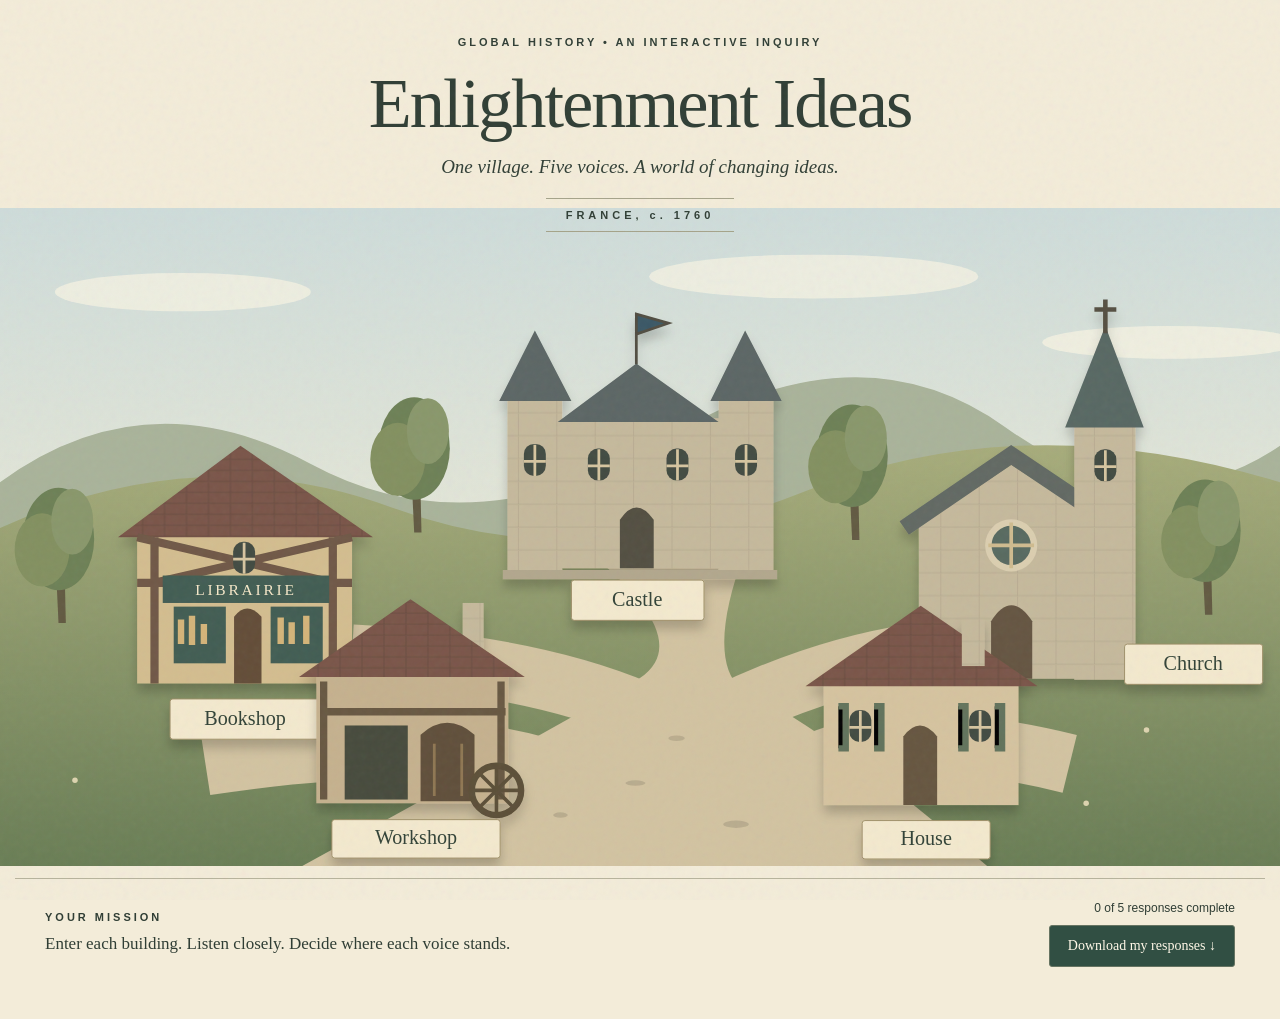
<file: index.html>
<!doctype html>
<html lang="en"><head><meta charset="utf-8"><meta name="viewport" content="width=device-width,initial-scale=1"><title>Enlightenment Ideas · A French Village</title><link rel="stylesheet" href="style.css"></head>
<body><main id="village"><header><span class="eyebrow">GLOBAL HISTORY • AN INTERACTIVE INQUIRY</span><h1>Enlightenment Ideas</h1><p>One village. Five voices. A world of changing ideas.</p><span class="date">FRANCE, c. 1760</span></header><section class="map" aria-label="Explore the five village buildings"><svg viewBox="0 0 1400 720" role="group" aria-label="An illustrated French village with a bookshop, castle, workshop, church, and house. No people are present."><defs><linearGradient id="sky" x2="0" y2="1"><stop stop-color="#cedcda"/><stop offset="1" stop-color="#faf0d4"/></linearGradient><linearGradient id="grass" x2="0" y2="1"><stop stop-color="#a7ac7b"/><stop offset="1" stop-color="#697d55"/></linearGradient><pattern id="stone" width="42" height="25" patternUnits="userSpaceOnUse"><rect width="42" height="25" fill="#c5b99c"/><path d="M0 24H42M21 0V24" stroke="#8d806c" stroke-opacity=".24"/></pattern><pattern id="tile" width="24" height="12" patternUnits="userSpaceOnUse"><rect width="24" height="12" fill="#7a5548"/><path d="M0 11H24M12 0V11" stroke="#342f2a" opacity=".25"/></pattern><filter id="shadow"><feDropShadow dx="0" dy="9" stdDeviation="6" flood-opacity=".2"/></filter><g id="tree"><path d="M0 0L-4-85H6L8 0" fill="#625a42"/><ellipse cy="-92" rx="39" ry="56" fill="#6d8056"/><ellipse cx="-18" cy="-80" rx="30" ry="40" fill="#839060"/><ellipse cx="15" cy="-111" rx="23" ry="36" fill="#89976b"/></g><g id="window"><rect width="24" height="35" rx="11" fill="#424b43"/><path d="M12 1V35M0 19H24" stroke="#d6c5a0" stroke-width="3"/></g></defs><rect width="1400" height="720" fill="url(#sky)"/><g class="clouds" fill="#fff8e7" opacity=".6"><ellipse cx="200" cy="92" rx="140" ry="21"/><ellipse cx="890" cy="75" rx="180" ry="24"/><ellipse cx="1280" cy="147" rx="140" ry="18"/></g><path d="M0 300Q160 183 340 280T730 251T1100 240T1400 260V500H0Z" fill="#a9b39a"/><path d="M0 350Q220 250 430 328T880 310T1400 300V720H0Z" fill="url(#grass)"/><path d="M630 365Q765 470 700 514Q640 550 330 720H1080Q895 562 810 526Q772 490 815 375" fill="#d2c3a1"/><path d="M385 488Q580 499 700 550M1000 487Q896 503 790 555M225 610Q465 573 594 612M1170 608Q1000 566 900 603" fill="none" stroke="#d2c3a1" stroke-width="65"/><g opacity=".4" fill="#958c73"><ellipse cx="695" cy="629" rx="11" ry="3"/><ellipse cx="740" cy="580" rx="9" ry="3"/><ellipse cx="805" cy="674" rx="14" ry="4"/><ellipse cx="613" cy="664" rx="8" ry="3"/></g><use href="#tree" x="64" y="454"/><use href="#tree" x="1318" y="445"/><use href="#tree" x="453" y="355"/><use href="#tree" x="932" y="363"/>
<!-- The five buildings are separate, keyboard-accessible destinations. -->
<g class="building" data-person="king" tabindex="0" role="button" aria-label="Enter the castle and meet the French King" filter="url(#shadow)"><rect x="579" y="230" width="235" height="164" fill="url(#stone)"/><rect x="555" y="210" width="60" height="195" fill="url(#stone)"/><rect x="786" y="210" width="60" height="195" fill="url(#stone)"/><path d="M546 211L585 134L625 211M777 211L815 134L855 211M610 234L696 170L786 234" fill="#5c6665"/><path d="M696 171V116L731 126L696 138" fill="#3b5866" stroke="#514e42" stroke-width="3"/><use href="#window" x="573" y="258"/><use href="#window" x="804" y="258"/><use href="#window" x="643" y="263"/><use href="#window" x="729" y="263"/><path d="M678 394V341Q696 314 715 341V394" fill="#524f42"/><path d="M550 401H850" stroke="#b2a78d" stroke-width="10"/><g class="label"><rect x="625" y="407" width="145" height="44" rx="3"/><text x="697" y="435">Castle</text></g></g>
<g class="building" data-person="marie" tabindex="0" role="button" aria-label="Enter the bookshop and meet Marie" filter="url(#shadow)"><rect x="150" y="354" width="235" height="166" fill="#d3bd8f"/><path d="M129 360L263 260L408 360Z" fill="url(#tile)"/><path d="M150 410H385M169 360V520M364 360V520M150 360L364 410M385 360L169 410" stroke="#6f5946" stroke-width="9"/><rect x="190" y="436" width="57" height="62" fill="#425d53"/><rect x="296" y="436" width="57" height="62" fill="#425d53"/><path d="M198 477V450M210 478V446M223 477V455M307 477V448M319 477V453M335 477V446" stroke="#d4b479" stroke-width="7"/><path d="M256 520V447Q270 429 286 447V520" fill="#634d38"/><use href="#window" x="255" y="365"/><rect x="178" y="402" width="182" height="30" fill="#425d53"/><text class="shop" x="269" y="423">LIBRAIRIE</text><g class="label"><rect x="186" y="537" width="165" height="44" rx="3"/><text x="268" y="565">Bookshop</text></g></g>
<g class="building" data-person="pierre" tabindex="0" role="button" aria-label="Enter the church and meet Father Pierre" filter="url(#shadow)"><path d="M1005 348L1106 281L1211 348V515H1005Z" fill="url(#stone)"/><path d="M989 350L1106 270L1225 350" fill="none" stroke="#626964" stroke-width="18"/><rect x="1175" y="239" width="67" height="277" fill="url(#stone)"/><path d="M1165 240L1209 129L1251 240Z" fill="#596764"/><path d="M1209 137V100M1197 111H1221" stroke="#554f42" stroke-width="5"/><use href="#window" x="1197" y="264"/><circle cx="1106" cy="369" r="25" fill="#596b61" stroke="#dbceb0" stroke-width="7"/><path d="M1106 344V394M1081 369H1131" stroke="#cfbb8f" stroke-width="4"/><path d="M1084 515V452Q1106 417 1129 452V515" fill="#655543"/><g class="label"><rect x="1230" y="477" width="151" height="44" rx="3"/><text x="1305" y="505">Church</text></g></g>
<g class="building" data-person="james" tabindex="0" role="button" aria-label="Enter the artisan workshop and meet James" filter="url(#shadow)"><rect x="346" y="508" width="210" height="143" fill="#c5b18e"/><rect x="506" y="432" width="23" height="67" fill="url(#stone)"/><path d="M327 513L449 428L574 513Z" fill="url(#tile)"/><path d="M354 518V647M548 518V647M350 551H553" stroke="#685843" stroke-width="8"/><rect x="377" y="566" width="69" height="81" fill="#474b3c"/><path d="M460 649V576Q489 550 519 576V649" fill="#61503a"/><path d="M475 586V643M505 586V643" stroke="#8f7752" stroke-width="3"/><circle cx="543" cy="637" r="27" fill="none" stroke="#5b5039" stroke-width="7"/><path d="M516 637H570M543 610V664M524 618L562 656M524 656L562 618" stroke="#5b5039" stroke-width="4"/><g class="label"><rect x="363" y="669" width="184" height="42" rx="3"/><text x="455" y="696">Workshop</text></g></g>
<g class="building" data-person="anne" tabindex="0" role="button" aria-label="Enter the house and meet Anne" filter="url(#shadow)"><rect x="901" y="517" width="213" height="136" fill="#d5c39f"/><path d="M881 523L1007 435L1135 523Z" fill="url(#tile)"/><rect x="1052" y="449" width="25" height="52" fill="url(#stone)"/><use href="#window" x="929" y="549"/><use href="#window" x="1060" y="549"/><path d="M988 653V578Q1006 554 1025 578V653" fill="#665640"/><path d="M917 545H925V591H917M956 545H964V591H956M1048 545H1056V591H1048M1088 545H1096V591H1088" stroke="#62735b" stroke-width="7"/><g class="label"><rect x="943" y="670" width="140" height="42" rx="3"/><text x="1013" y="697">House</text></g></g><g fill="#ddd3af"><circle cx="82" cy="626" r="3"/><circle cx="1188" cy="651" r="3"/><circle cx="1254" cy="571" r="3"/></g></svg></section><footer><div><span class="eyebrow">YOUR MISSION</span><p>Enter each building. Listen closely. Decide where each voice stands.</p></div><div class="progress"><span id="progress">0 of 5 responses complete</span><button id="download">Download my responses ↓</button></div></footer></main>
<section id="notebookView" hidden aria-label="Character notebook"><nav><button id="back" class="sign">← To village</button><span id="notebookCount"></span></nav><div class="book"><article class="page left"><span class="eyebrow">A VOICE FROM THE VILLAGE</span><h2 id="characterName"></h2><p id="location"></p><div class="videoWrap"><video id="video" controls playsinline preload="metadata"></video><p id="videoStatus" role="status"></p></div><h3>Listen for the ideas</h3><p>What does this person say about authority, reason, rights, religion, or society? Replay the video as needed.</p><p class="pageNumber">I · THE TESTIMONY</p></article><article class="page right"><span class="eyebrow">YOUR HISTORIAN’S NOTEBOOK</span><h2>Take a position.</h2><p>Is this person for or against the Enlightenment? Use evidence from the video to defend your interpretation.</p><fieldset><legend>This person is…</legend><label><input type="radio" name="position" value="For"> For the Enlightenment</label><label><input type="radio" name="position" value="Against"> Against the Enlightenment</label></fieldset><label class="fieldLabel" for="evidence">What did you hear?</label><p class="hint">Record a specific statement or example from the video.</p><textarea id="evidence" placeholder="One piece of evidence is…" rows="4"></textarea><label class="fieldLabel" for="reasoning">Defend your answer.</label><p class="hint">Explain how your evidence supports your position and connects to an Enlightenment idea.</p><textarea id="reasoning" placeholder="This shows that… because…" rows="6"></textarea><p id="saveStatus" role="status"></p><p class="hint">Saved in this browser on this device. Download your responses before leaving a shared computer.</p><button id="downloadPage">Download all my responses ↓</button><p class="pageNumber">II · YOUR INTERPRETATION</p></article></div></section><script src="app.js"></script></body></html>
</file>
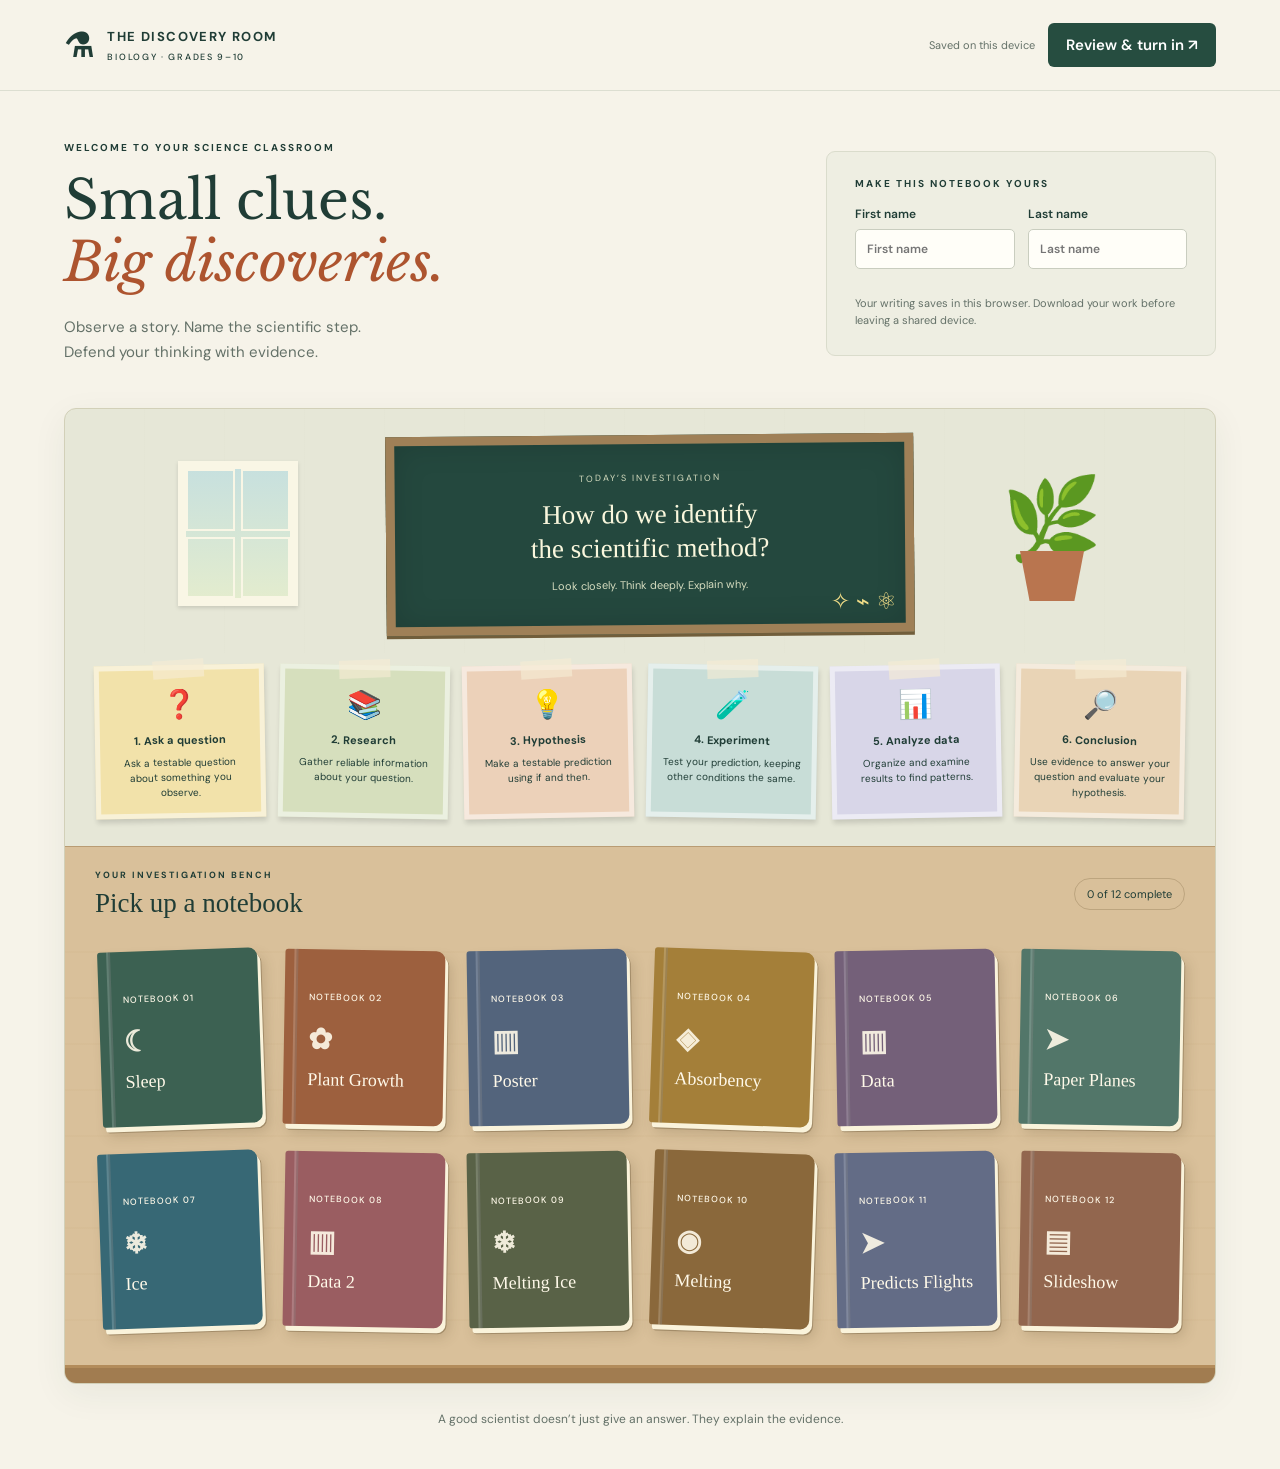
<file: scientific-method/index.html>
<!doctype html>
<html lang="en"><head><meta charset="utf-8"><meta name="viewport" content="width=device-width,initial-scale=1"><meta name="theme-color" content="#173c36"><title>The Discovery Room · Scientific Method</title><link rel="stylesheet" href="style.css"></head>
<body>
<header><a class="brand" href="#" id="home"><span class="brand-icon">⚗</span><span>THE DISCOVERY ROOM<small>BIOLOGY · GRADES 9–10</small></span></a><div class="header-actions"><span id="saveState" role="status">Saved on this device</span><button id="reviewBtn">Review & turn in ↗</button></div></header>
<main id="classroom">
<section class="intro"><div><p class="eyebrow">WELCOME TO YOUR SCIENCE CLASSROOM</p><h1>Small clues. <br><em>Big discoveries.</em></h1><p>Observe a story. Name the scientific step. <br>Defend your thinking with evidence.</p></div><form id="identity" class="identity"><p class="eyebrow">MAKE THIS NOTEBOOK YOURS</p><div class="name-row"><label>First name<input id="firstName" autocomplete="given-name" required placeholder="First name" maxlength="60"></label><label>Last name<input id="lastName" autocomplete="family-name" required placeholder="Last name" maxlength="60"></label></div><p class="fine">Your writing saves in this browser. Download your work before leaving a shared device.</p></form></section>
<section class="room" aria-label="Science classroom with scientific method posters and twelve notebooks"><div class="room-top"><div class="window" aria-hidden="true"><div></div><div></div><div></div><div></div></div><div class="chalkboard"><span class="chalk-mini">TODAY’S INVESTIGATION</span><h2>How do we identify<br>the scientific method?</h2><p>Look closely. Think deeply. Explain why.</p><span class="chalk-doodle" aria-hidden="true">✧ ⌁ ⚛</span></div><div class="plant" aria-hidden="true">🌿<span></span></div></div><div class="posters" id="posters" aria-label="Six scientific method reference posters"></div><div class="desk-heading"><div><p class="eyebrow">YOUR INVESTIGATION BENCH</p><h2>Pick up a notebook</h2></div><span id="progress">0 of 12 complete</span></div><div class="books" id="books"></div><div class="bench-edge" aria-hidden="true"></div></section><p class="classroom-foot">A good scientist doesn’t just give an answer. They explain the evidence.</p>
</main>
<dialog id="bookDialog" class="book-dialog"><div class="book-toolbar"><button id="closeBook" class="quiet">← Classroom</button><span id="bookCount"></span><span id="bookStatus" role="status"></span></div><div class="open-book"><section class="paper left-paper" tabindex="0" aria-label="Scene page, scroll for more"><p class="eyebrow" id="sceneNumber"></p><h2 id="bookTitle"></h2><div class="gif-frame"><img id="sceneGif" alt=""><button id="pauseGif" class="gif-control">Pause animation</button></div><h3>Look closely.</h3><p id="description" class="description"></p><p class="observation">What clue helps you identify the scientific step?</p></section><section class="paper right-paper" tabindex="0" aria-label="Response page, scroll for more"><p class="eyebrow">NAME THE STEP & DEFEND YOUR ANSWER</p><h2>Your thinking matters.</h2><p>Use a clue from the scene to explain how it fits the step you chose.</p><label class="answer-label" for="stepAnswer">Step:</label><input id="stepAnswer" maxlength="180" placeholder="Write the scientific method step…" autocomplete="off"><label class="answer-label" for="whyAnswer">Why?</label><p class="starter">I chose this step because…</p><textarea id="whyAnswer" maxlength="6000" placeholder="Use a specific clue and explain your reasoning."></textarea><p class="fine">A complete response names a step and defends it with evidence.</p><div class="book-navigation"><button id="prevBook" class="quiet">← Previous</button><button id="nextBook">Next notebook →</button></div></section></div><div class="step-strip" id="stepStrip" aria-label="Scientific method steps"></div></dialog>
<dialog id="reviewDialog" class="sheet-dialog"><div class="sheet-top"><div><p class="eyebrow">READY TO SHARE YOUR THINKING?</p><h2>Review & turn in</h2></div><button id="closeReview" class="quiet">Close ✕</button></div><p id="reviewSummary"></p><div id="reviewList"></div><div class="turnin"><button id="downloadWord">Download Word document ↓</button></div><p id="submitStatus" role="status" class="submission-status"></p><p class="fine">The Word document includes your name, date, and all 12 notebook responses.</p><details><summary>Using a shared device?</summary><p>After downloading your work, clear your saved work before the next student begins.</p><button id="clearWork" class="quiet">Clear my work from this device</button></details></dialog>
<script src="config.js"></script><script src="data.js"></script><script src="app.js"></script></body></html>
</file>
<file: style.css>
:root{color-scheme:light;--ink:#303e35;--paper:#f3ecd9;--green:#314f43}*{box-sizing:border-box}body{margin:0;background:var(--paper);color:var(--ink);font-family:Georgia,'Times New Roman',serif}body:before{content:'';position:fixed;inset:0;pointer-events:none;opacity:.14;background-image:url("data:image/svg+xml,%3Csvg viewBox='0 0 180 180' xmlns='http://www.w3.org/2000/svg'%3E%3Cfilter id='n'%3E%3CfeTurbulence type='fractalNoise' baseFrequency='.8' numOctaves='3' stitchTiles='stitch'/%3E%3C/filter%3E%3Crect width='100%25' height='100%25' opacity='.35' filter='url(%23n)'/%3E%3C/svg%3E");z-index:5}header{text-align:center;padding:32px 20px 0;position:relative;z-index:1}h1{font-weight:400;font-size:clamp(38px,5.5vw,76px);letter-spacing:-2px;margin:12px 0}header p{font-style:italic;font-size:19px;margin:10px 0 20px}.eyebrow,.date{font:11px/1.5 Arial,sans-serif;letter-spacing:3px;font-weight:600}.date{display:inline-block;border-top:1px solid #a5a38a;border-bottom:1px solid #a5a38a;padding:8px 20px;letter-spacing:4px}.map{max-width:1450px;margin:-24px auto 0}.map svg{width:100%;display:block}.building{cursor:pointer;outline:none;transform-box:fill-box;transform-origin:center;transition:filter .2s}.building:hover,.building:focus{filter:drop-shadow(0 0 9px #fff4b0) brightness(1.12)}.building:focus .label rect{stroke:#142e27;stroke-width:4}.label rect{fill:#f3e9ce;stroke:#9b8b64;stroke-width:1}.label text{fill:#334337;font-size:22px;text-anchor:middle;font-family:Georgia,serif}.shop{fill:#f5e7c8;font:17px Georgia;text-anchor:middle;letter-spacing:3px}.clouds{animation:drift 18s ease-in-out infinite alternate}@keyframes drift{to{transform:translateX(25px)}}footer{max-width:1250px;margin:12px auto 30px;padding:22px 30px;border-top:1px solid #b7b39c;display:flex;align-items:center;justify-content:space-between;gap:20px}footer p{font-size:17px;margin:8px 0}.progress{display:grid;gap:10px;font:12px Arial;text-align:right}button{cursor:pointer;border:1px solid #667462;background:var(--green);color:#fff8e8;padding:12px 18px;font:14px Georgia;border-radius:3px}button:focus-visible,input:focus-visible,textarea:focus-visible{outline:3px solid #a6772a;outline-offset:4px}#notebookView{min-height:100vh;padding:22px 4vw 50px;background:#536555}#notebookView nav{max-width:1300px;margin:0 auto 24px;display:flex;align-items:center;justify-content:space-between;color:#fff3d7;font-size:14px}.sign{background:#614932;border:3px double #bc9b64;box-shadow:2px 5px 0 #344234;transform:rotate(-2deg);font:italic 25px 'Snell Roundhand','Apple Chancery',cursive;padding:10px 28px}.book{max-width:1300px;margin:auto;display:grid;grid-template-columns:1fr 1fr;border:9px solid #634b33;border-radius:7px;box-shadow:0 20px 45px #24352e80}.page{padding:42px clamp(22px,4vw,58px) 22px;min-width:0;background:linear-gradient(90deg,#eee1bf,#f7efd9 15%,#f4e9cd 94%,#d7c69e);position:relative}.page.right{background:linear-gradient(90deg,#d1be96,#f5e8c8 6%,#f5ecd5 88%,#ebddba);border-left:1px solid #a08d66}.page h2{font-size:40px;font-weight:400;margin:14px 0}.page p{line-height:1.65}.page h3{font-size:21px;font-weight:400;border-top:1px solid #c7b692;padding-top:22px}.pageNumber{text-align:center;font:10px Arial!important;letter-spacing:2px;margin-top:32px}video{width:100%;max-height:460px;display:block;background:#202b25;border:6px solid #e2d0a8;box-shadow:0 3px 12px #695d4430}.videoWrap{margin:26px 0}#videoStatus{font:13px Arial}fieldset{border:1px solid #bcaa87;padding:17px;margin:25px 0}legend{font-style:italic;padding:0 8px}fieldset label{display:block;margin:10px 0;font-size:17px}input{accent-color:var(--green);margin-right:9px}.fieldLabel{display:block;font-size:21px;margin-top:26px}.hint{font:13px/1.6 Arial!important;color:#68634e}textarea{width:100%;resize:vertical;min-height:110px;background:repeating-linear-gradient(transparent,transparent 31px,#b7a78466 32px);border:1px solid #beae8c;border-radius:2px;padding:8px 12px;font:17px/32px Georgia;color:#303e35}#saveStatus{font:12px Arial;color:#42614b;min-height:16px}[hidden]{display:none!important}@media(min-width:1000px){.page{max-height:calc(100vh - 140px);overflow-y:auto;scrollbar-color:#a79571 #efe3c5}}@media(max-width:700px){header{padding-top:25px}header p{font-size:16px}.map{margin:5px 0;overflow-x:auto}.map svg{min-width:780px}footer{display:block;padding:20px}.progress{text-align:left;margin-top:20px;justify-items:start}.book{grid-template-columns:1fr}.page.right{border-top:1px solid #b4a17a;border-left:0}.page{padding:30px 23px}.page h2{font-size:32px}#notebookView{padding:20px 12px}.eyebrow{font-size:9px;letter-spacing:2px}}@media(prefers-reduced-motion:reduce){.clouds{animation:none}}

#notebookView:not([hidden]) .book{animation:openBook .55s ease-out}@keyframes openBook{from{opacity:0;transform:scale(.15) rotate(-3deg)}to{opacity:1;transform:scale(1) rotate(0)}}@media(prefers-reduced-motion:reduce){#notebookView:not([hidden]) .book{animation:none}}
</file>
<file: scientific-method/style.css>
@import url('https://fonts.googleapis.com/css2?family=DM+Sans:wght@400;500;600;700&family=Libre+Baskerville:ital,wght@0,400;0,700;1,400&display=swap');
:root{--ink:#203d36;--forest:#264d40;--cream:#f6f3e9;--rust:#ad542f;--muted:#647168}*{box-sizing:border-box}body{margin:0;background:var(--cream);color:var(--ink);font-family:'DM Sans',sans-serif;font-size:15px}button,input,textarea{font:inherit}button,a,input,textarea,summary{-webkit-tap-highlight-color:transparent}button{border:0;border-radius:6px;padding:12px 18px;background:var(--forest);color:white;cursor:pointer;font-weight:600}button:hover{filter:brightness(1.12)}button:disabled{opacity:.4;cursor:default}.quiet{background:transparent;color:var(--ink);border:1px solid #cdd1c4}button:focus-visible,a:focus-visible,summary:focus-visible{outline:3px solid #c66d33;outline-offset:4px}header{display:flex;align-items:center;justify-content:space-between;padding:23px 5%;border-bottom:1px solid #dcded1;gap:20px}.brand{display:flex;align-items:center;gap:12px;font-weight:700;font-size:13px;letter-spacing:1.4px;color:var(--ink);text-decoration:none}.brand-icon{font-size:33px}.brand small{display:block;margin-top:6px;font-size:9px;letter-spacing:1.7px;font-weight:500}.header-actions{display:flex;align-items:center;gap:13px}#saveState{font-size:11px;color:var(--muted)}main{max-width:1400px;margin:auto;padding:0 5%}.intro{display:flex;justify-content:space-between;gap:70px;align-items:center;padding:50px 0 42px}.eyebrow{font-size:10px;font-weight:700;letter-spacing:2px;margin:0 0 16px}h1{font-family:'Libre Baskerville',Georgia,serif;font-size:clamp(36px,4.2vw,58px);font-weight:400;line-height:1.16;margin:0 0 20px}h1 em{color:var(--rust)}.intro>div>p:last-child{line-height:1.7;color:var(--muted);margin:0}.identity{width:390px;padding:25px 28px;background:#eeeee2;border:1px solid #dadccc;border-radius:9px}.name-row{display:flex;gap:13px}.name-row>label{width:50%}label{display:block;font-size:12px;font-weight:600}input,textarea{width:100%;display:block;border:1px solid #c9cdbf;border-radius:5px;background:#fffef8;padding:11px;margin-top:7px;margin-bottom:15px;color:#233d35}input:focus,textarea:focus{outline:2px solid #8caa83;outline-offset:1px}.fine{font-size:11px;line-height:1.6;color:var(--muted);margin-bottom:0}.room{border:1px solid #d2d0b8;border-radius:12px;overflow:hidden;background:#e6e7d7;box-shadow:0 10px 35px #203d3610}.room-top{position:relative;display:flex;justify-content:center;align-items:center;gap:8%;padding:26px 25px 20px;background:repeating-linear-gradient(90deg,transparent 0,transparent 79px,#66744b06 80px)}.chalkboard{position:relative;background:#24483e;color:#faf7dd;border:9px solid #9f8057;box-shadow:0 3px 0 #715e3b,inset 0 0 30px #0002;padding:22px 44px;text-align:center;min-width:48%;transform:rotate(-.5deg)}.chalk-mini{font-size:9px;letter-spacing:2px;color:#d5dcbf}.chalkboard h2{font-family:Georgia,serif;font-size:27px;font-weight:400;line-height:1.25;margin:12px}.chalkboard p{font-size:11px;color:#d5dcbf}.chalk-doodle{position:absolute;right:9px;bottom:7px;font-size:23px;color:#f0dc87}.window{width:120px;height:145px;border:8px solid #f9f6e5;box-shadow:0 2px 4px #0002;background:linear-gradient(#c7e0de,#e3ecce);display:grid;grid-template-columns:1fr 1fr;gap:6px}.window div{border:2px solid #f9f6e5}.plant{font-size:80px;position:relative}.plant span{display:block;width:64px;height:50px;background:#b9754f;clip-path:polygon(0 0,100% 0,85% 100%,15% 100%);margin:-20px auto 0}.posters{display:grid;grid-template-columns:repeat(6,1fr);gap:14px;padding:12px 30px 28px}.poster{position:relative;background:var(--poster);padding:16px 10px 13px;text-align:center;box-shadow:1px 4px 5px #0002;transform:rotate(var(--tilt));border:5px solid #fff8}.poster:before{content:'';position:absolute;top:-10px;left:34%;height:18px;width:32%;background:#f7eed49c;transform:rotate(-3deg)}.poster .illustration{display:block;font-size:28px;height:39px}.poster h3{font-size:11px;margin:8px 0}.poster p{font-size:10px;line-height:1.5;margin:0}.desk-heading{padding:22px 30px 16px;display:flex;justify-content:space-between;align-items:center;background:#d9c09a;border-top:1px solid #b99c73}.desk-heading .eyebrow{font-size:9px;margin-bottom:7px}.desk-heading h2{font-family:Georgia,serif;font-size:27px;font-weight:400;margin:0}.desk-heading>span{font-size:11px;border:1px solid #917c5666;border-radius:30px;padding:8px 12px}.books{display:grid;grid-template-columns:repeat(6,1fr);gap:27px 24px;padding:15px 35px 38px;background:repeating-linear-gradient(0deg,#d9c09a 0px,#d9c09a 44px,#d5bb93 45px,#d9c09a 46px)}.notebook{position:relative;min-height:175px;border-radius:3px 9px 9px 3px;background:var(--cover);padding:20px 14px 18px 24px;box-shadow:3px 5px 0 #faf3db,4px 6px 0 #a38c69,6px 9px 13px #59432835;transform:rotate(var(--tilt));transition:transform .2s,box-shadow .2s;text-align:left;color:#fff9e9}.notebook:hover{transform:translateY(-7px) rotate(0);filter:none;box-shadow:3px 6px 0 #faf3db,4px 7px 0 #a38c69,7px 15px 14px #59432840}.notebook:before{content:'';position:absolute;left:9px;top:0;bottom:0;width:2px;background:#ffffff30;border-right:2px solid #0002}.notebook small{font-size:9px;letter-spacing:1px;font-weight:500}.notebook .book-symbol{display:block;font-size:29px;margin:15px 0 12px;opacity:.9}.notebook strong{font-family:Georgia,serif;display:block;font-size:18px;line-height:1.1;font-weight:400}.notebook .complete{position:absolute;right:9px;top:9px;background:#f3ebd9;color:#264d40;border-radius:50%;width:18px;height:18px;text-align:center}.bench-edge{height:18px;background:#a17c50;border-top:3px solid #b38c5b}.classroom-foot{text-align:center;color:var(--muted);font-size:12px;padding:15px 0 30px}dialog{color:var(--ink);border:0;border-radius:10px;padding:0;max-height:94dvh;box-shadow:0 30px 100px #0005}dialog::backdrop{background:#142d29ba;backdrop-filter:blur(5px)}.book-dialog{width:min(1120px,96vw);background:#ded0b4}.book-toolbar{display:flex;align-items:center;justify-content:space-between;padding:12px 20px;font-size:11px}.book-toolbar button{font-size:12px}.open-book{display:grid;grid-template-columns:1fr 1fr;padding:0 14px;gap:0}.paper{padding:28px 34px;background:repeating-linear-gradient(#fffdf1 0,#fffdf1 30px,#ced5d8 31px,#fffdf1 32px);background-position:0 20px;min-width:0}.left-paper{border-radius:8px 0 0 8px;box-shadow:inset -14px 0 19px -15px #0006}.right-paper{border-radius:0 8px 8px 0;box-shadow:inset 14px 0 19px -15px #0006;border-left:1px solid #c7b997}.paper h2{font-family:Georgia,serif;font-size:29px;font-weight:400;margin:0 0 20px}.paper .eyebrow{font-size:9px;line-height:1.5}.gif-frame{position:relative;margin-bottom:20px}.gif-frame img{width:100%;max-height:290px;aspect-ratio:1;object-fit:contain;display:block;border-radius:5px;background:#e2d9b9}.gif-control{position:absolute;bottom:7px;right:7px;padding:6px 9px;font-size:10px;background:#173c36e8}.paper h3{font-size:13px}.description{font-family:Georgia,serif;font-size:18px;line-height:1.7}.observation{font-size:12px;font-style:italic;color:var(--muted)}.right-paper>p{line-height:1.6;font-size:13px}.answer-label{margin:28px 0 8px;font-family:Georgia,serif;font-size:21px}.right-paper input{background:#fffdf1b8}.right-paper textarea{min-height:220px;resize:vertical;line-height:32px;padding:0 8px;background:transparent;border:0;border-bottom:1px solid #98a69b;border-radius:0;margin:0}.right-paper .starter{font-style:italic;font-family:Georgia,serif;margin-bottom:4px}.book-navigation{display:flex;justify-content:space-between;gap:10px;margin-top:24px}.book-navigation button{font-size:12px;padding:10px}.step-strip{display:flex;justify-content:center;gap:8px;padding:18px 12px;flex-wrap:wrap}.step-strip span{background:#f4eddb;padding:8px 10px;border-radius:4px;font-size:10px}.sheet-dialog{width:min(760px,94vw);background:#fcfaf0;padding:30px}.sheet-top{display:flex;justify-content:space-between;align-items:center;gap:15px}.sheet-top h2{font-family:Georgia,serif;font-weight:400;margin-top:0}.sheet-dialog label{margin:20px 0}.sheet-dialog textarea{min-height:110px;resize:vertical;line-height:1.8}.sheet-dialog p{line-height:1.7}.review-row{display:flex;justify-content:space-between;padding:11px 0;border-bottom:1px solid #dedfcf;gap:15px;align-items:center}.review-row button{padding:6px 10px;font-size:11px}.review-row small{color:#6c715f}.turnin{display:flex;flex-wrap:wrap;gap:12px;margin-top:25px}.submission-status{padding:12px;background:#e9eadc;border-radius:5px}.submission-status:empty{display:none}details{margin-top:25px;font-size:12px}summary{cursor:pointer}body:has(dialog[open]){overflow:hidden}@media(min-width:1500px){.notebook{min-height:195px}}@media(max-width:950px){.posters{gap:9px;padding-left:16px;padding-right:16px}.books{gap:22px 16px;padding:16px 22px 32px}.notebook{min-height:160px;padding-left:20px;padding-right:8px}.notebook strong{font-size:16px}.intro{gap:25px}.header-actions #saveState{display:none}.window{width:90px;height:120px}.plant{font-size:60px}.chalkboard{padding:15px}.poster p{font-size:9px}.open-book .paper{padding:25px}.right-paper textarea{min-height:170px}}@media(max-width:650px){header{padding:16px 5%;align-items:start}.brand{font-size:10px;letter-spacing:1px}.brand small{font-size:7px;letter-spacing:.5px}.brand-icon{display:none}.header-actions{gap:7px}.header-actions button{font-size:10px;padding:9px}main{padding:0 4%}.intro{display:block;padding:28px 0}.intro>div>p:last-child br{display:none}.identity{width:100%;margin-top:25px;padding:20px}.intro h1 br{display:none}.intro h1{font-size:37px}.room-top{padding:20px 10px;gap:10px}.window{width:45px;height:100px;border-width:4px;gap:2px}.plant{font-size:36px}.plant span{width:32px;height:28px;margin-top:-10px}.chalkboard{border-width:6px;flex:1;padding:10px 4px}.chalkboard h2{font-size:21px;margin:10px 0}.chalkboard p{font-size:9px}.chalk-mini{font-size:7px}.chalk-doodle{display:none}.posters{grid-template-columns:repeat(3,1fr);gap:20px 12px;padding:15px 20px 25px}.poster p{font-size:10px}.books{grid-template-columns:repeat(3,1fr);gap:25px 19px;padding:18px 22px 30px}.notebook{min-height:158px}.desk-heading{padding:22px 18px 14px}.desk-heading h2{font-size:23px}.desk-heading>span{font-size:9px}.open-book{display:block;padding:0 10px}.paper{border-radius:5px!important}.right-paper{border-left:0;border-top:2px solid #c7b997}.book-toolbar{padding:10px;font-size:10px;gap:8px}.book-dialog{max-height:96dvh}.paper h2{font-size:27px}.gif-frame img{max-height:340px}.sheet-dialog{padding:22px}.sheet-top h2{font-size:23px}.step-strip{gap:5px}.step-strip span{font-size:9px;padding:7px}.book-navigation{position:sticky;bottom:0;background:#fffdf1e8;padding:10px 0}.classroom-foot{line-height:1.6}}@media(prefers-reduced-motion:reduce){*{transition:none!important;scroll-behavior:auto!important}}
@keyframes unfold{from{opacity:0;transform:perspective(1200px) rotateX(7deg) scale(.96)}to{opacity:1;transform:none}}.book-dialog[open] .open-book{animation:unfold .35s ease-out}@media(prefers-reduced-motion:reduce){.book-dialog[open] .open-book{animation:none}}
.poster,.notebook{min-width:0}.poster h3,.poster p{overflow-wrap:anywhere}.intro h1 br:after{content:' '}.intro>div>p:last-child br:after{content:' '}@media(max-width:360px){.posters{gap:18px 8px;padding:15px 12px 25px}.poster{padding:12px 5px;border-width:3px}.poster h3{font-size:10px}.poster p{font-size:9px}.books{gap:22px 12px;padding:16px 15px 28px}.notebook{padding-left:17px;min-height:150px}.notebook strong{font-size:15px}.notebook small{font-size:8px}.desk-heading{gap:8px}.desk-heading h2{font-size:21px}}
/* Each desktop page scrolls independently; narrow screens scroll the whole book. */
.book-dialog{overflow-y:auto;overscroll-behavior:contain;scrollbar-gutter:stable}.paper{scrollbar-width:auto;scrollbar-color:#8a987e #eee8d8}.paper:focus-visible{outline:3px solid #9a6a38;outline-offset:-4px}.book-toolbar{position:sticky;top:0;background:#ded0b4;z-index:2}
@media(min-width:651px){.open-book{max-height:calc(94dvh - 140px);min-height:0}.open-book .paper{max-height:calc(94dvh - 140px);overflow-y:auto;overscroll-behavior:contain;padding-bottom:30px}.step-strip{position:sticky;bottom:0;background:#ded0b4;z-index:2}}
@media(max-width:650px){.book-dialog{max-height:94dvh;overflow-y:auto}.open-book .paper{overflow:visible;max-height:none}.step-strip{position:static}}
</file>
